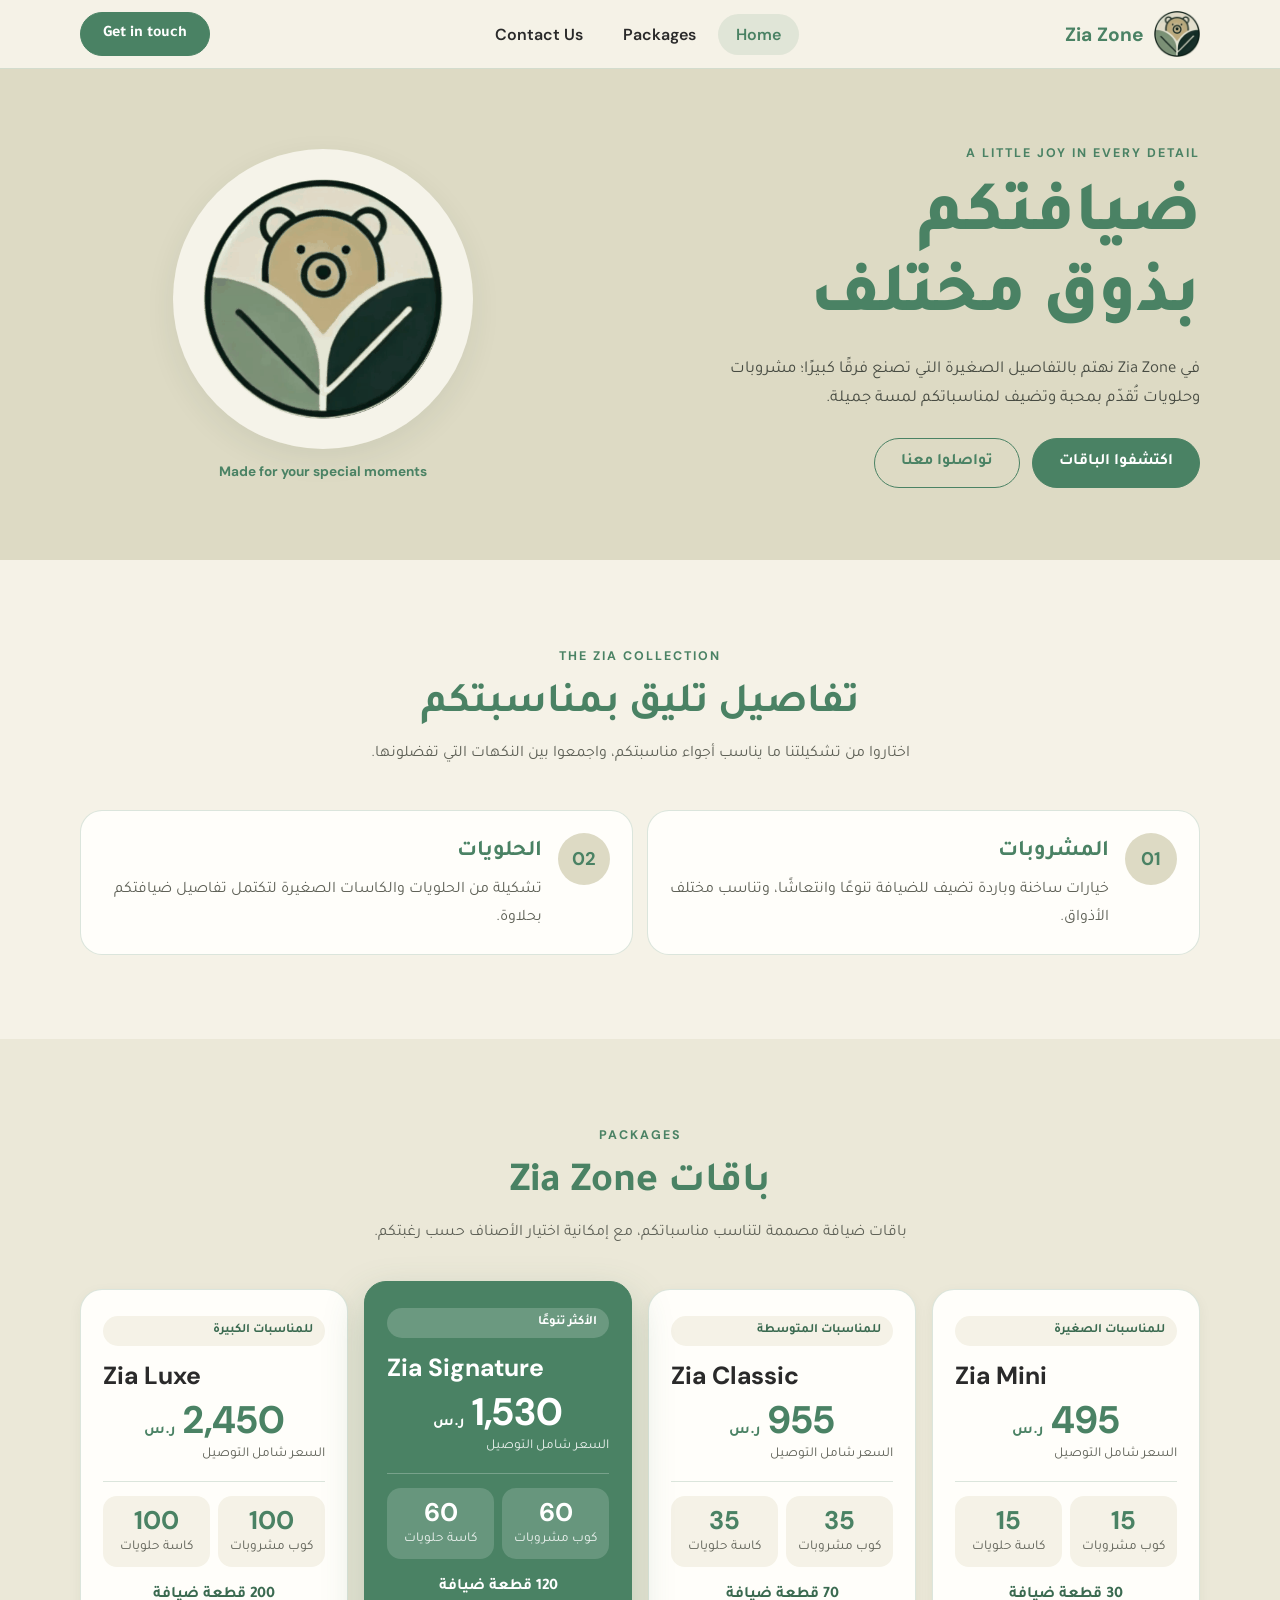
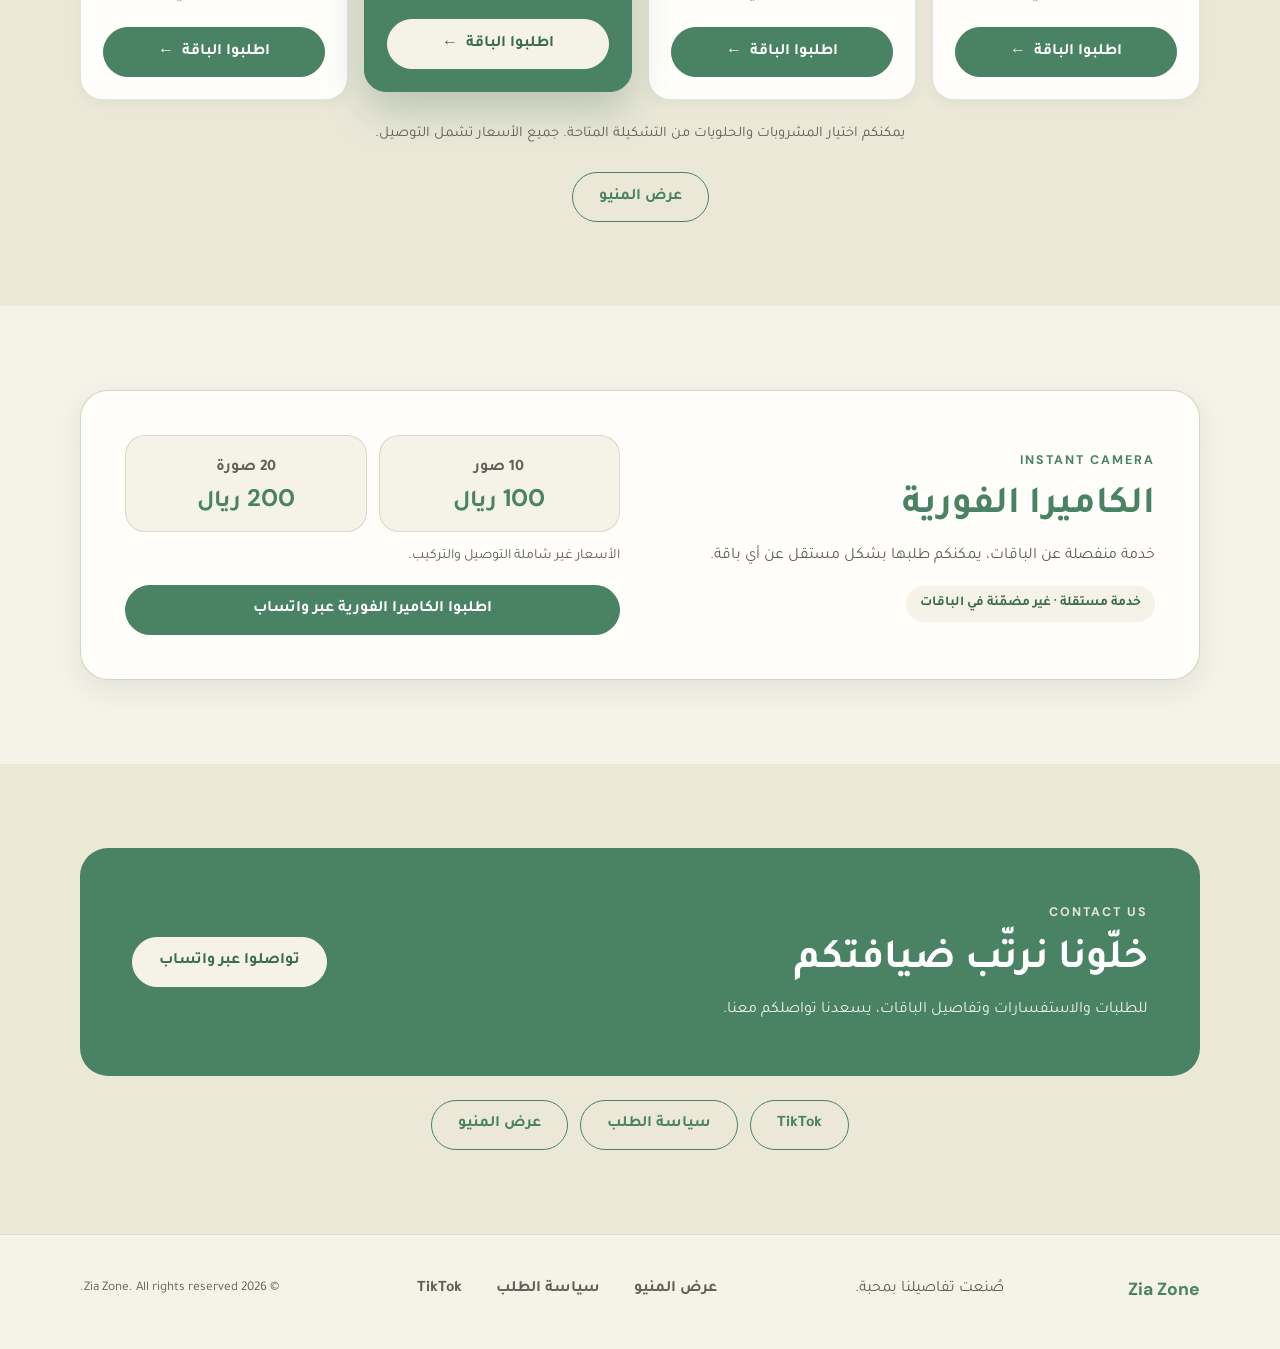
<file: index.html>
<!DOCTYPE html>
<html lang="ar" dir="rtl">
<head>
<meta charset="UTF-8">
<meta name="viewport" content="width=device-width, initial-scale=1, viewport-fit=cover">
<meta name="theme-color" content="#4a8264">
<meta name="description" content="Zia Zone — ضيافة المشروبات والحلويات للمناسبات واللحظات الجميلة.">
<title>Zia Zone | ضيافتكم بذوق</title>
<link rel="preconnect" href="https://fonts.googleapis.com">
<link rel="preconnect" href="https://fonts.gstatic.com" crossorigin>
<link href="https://fonts.googleapis.com/css2?family=DM+Sans:wght@400;500;600;700&family=Tajawal:wght@400;500;700;800&display=swap" rel="stylesheet">
<style>:root{--logo: url([data-uri]);--green:#4a8264;--green-d:#3a6a50;--beige:#DDDAC4;--cream:#f5f2e7;--ink:#2a2a2a;--muted:#5f6157;--white:#fffefa;--sand:#ebe8d8;--line:rgba(74,130,100,.2);--r:22px;--sh:0 10px 30px rgba(44,65,49,.08)}
*{box-sizing:border-box}
html{scroll-behavior:smooth;scroll-padding-top:76px;-webkit-text-size-adjust:100%}
body{margin:0;background:var(--cream);color:var(--ink);font:400 16px/1.75 Tajawal,system-ui,sans-serif;overflow-x:hidden;padding-bottom:calc(78px + env(safe-area-inset-bottom,0px));-webkit-tap-highlight-color:transparent}
a{color:inherit;text-decoration:none}
h1,h2,h3,p,ul,ol{margin:0}
ul,ol{list-style:none;padding:0}
:focus-visible{outline:3px solid var(--green);outline-offset:3px;border-radius:8px}
.wrap{width:min(1120px,100% - 32px);margin-inline:auto}
.skip{position:absolute;top:-60px;inset-inline-start:12px;z-index:50;padding:10px 18px;border-radius:99px;background:var(--green);color:#fff;font-weight:700}
.skip:focus{top:10px}
.logo{display:block;flex:none;background:var(--logo) center/contain no-repeat}
.btn{display:inline-flex;align-items:center;justify-content:center;gap:8px;min-height:50px;padding:12px 26px;border:1.5px solid var(--green);border-radius:999px;background:var(--green);color:#fff;font:700 1rem Tajawal,sans-serif;cursor:pointer;transition:background .2s,color .2s,border-color .2s}
.btn:hover{background:var(--green-d);border-color:var(--green-d)}
.btn-o{background:transparent;color:var(--green)}
.btn-o:hover{color:#fff}
.btn-l{background:var(--cream);border-color:var(--cream);color:var(--green-d)}
.btn-l:hover{background:#fff;border-color:#fff}
.eyebrow{display:inline-block;color:var(--green);font:700 .78rem "DM Sans",Tajawal,sans-serif;letter-spacing:2px;text-transform:uppercase;direction:ltr}

/* Header */
.hdr{position:sticky;top:0;z-index:30;padding-top:env(safe-area-inset-top,0);background:rgba(245,242,231,.94);backdrop-filter:blur(12px);border-bottom:1px solid var(--line)}
.nav{min-height:68px;display:flex;align-items:center;justify-content:space-between;gap:16px}
.brand{display:flex;align-items:center;gap:10px}
.brand .logo{width:46px;height:46px}
.brand b{color:var(--green);font:700 1.2rem "DM Sans",sans-serif;direction:ltr}
.links{display:none;position:absolute;top:100%;inset-inline:16px;margin-top:8px;padding:10px;flex-direction:column;background:var(--white);border:1px solid var(--line);border-radius:18px;box-shadow:var(--sh)}
.links.open{display:flex}
.links a{padding:14px 16px;border-radius:12px;font:600 1rem "DM Sans",Tajawal,sans-serif;direction:ltr;text-align:right}
.links a:hover,.links a.on{background:rgba(74,130,100,.12);color:var(--green)}
.burger{width:48px;height:48px;border:1px solid var(--line);border-radius:50%;background:var(--white);color:var(--green);font-size:1.2rem;cursor:pointer}
.top-cta{display:none}

/* Hero */
.hero{padding:36px 0 44px;background:var(--beige)}
.hero .wrap{display:grid;gap:26px;align-items:center;text-align:center}
.art{order:-1;display:grid;justify-items:center;gap:14px}
.mark{width:min(200px,54vw);aspect-ratio:1;padding:22px;border-radius:50%;background:rgba(255,254,250,.7);box-shadow:var(--sh)}
.mark .logo{width:100%;height:100%}
.tag{color:var(--green);font:700 .85rem "DM Sans",sans-serif;direction:ltr}
.hero h1{margin:10px 0 14px;color:var(--green);font-size:clamp(2.3rem,9vw,4.4rem);line-height:1.15;font-weight:800}
.hero p.lead{max-width:480px;margin:0 auto 24px;color:#474b42;font-size:1.05rem}
.acts{display:flex;flex-wrap:wrap;justify-content:center;gap:12px}
.acts .btn{flex:1 1 100%}

/* Sections */
.sec{padding:56px 0}
.sand{background:var(--sand)}
.head{max-width:620px;margin:0 auto 30px;text-align:center}
.head h2{margin:6px 0 8px;color:var(--green);font-size:clamp(1.7rem,5vw,2.6rem);line-height:1.3}
.head p{color:var(--muted)}
.duo{display:grid;gap:14px}
.duo article{display:flex;gap:16px;align-items:flex-start;padding:22px;background:var(--white);border:1px solid var(--line);border-radius:var(--r)}
.num{flex:none;width:52px;height:52px;display:grid;place-items:center;border-radius:50%;background:var(--beige);color:var(--green);font:700 1.15rem "DM Sans",sans-serif;direction:ltr}
.duo h3{margin-bottom:4px;color:var(--green);font-size:1.4rem}
.duo p{color:var(--muted)}

/* Packages */
.pkgs{display:grid;gap:14px}
.pkg{display:grid;grid-template-columns:1fr auto;column-gap:12px;padding:20px 18px 18px;background:var(--white);border:1px solid var(--line);border-radius:var(--r);box-shadow:0 4px 14px rgba(44,65,49,.05)}
.pkg-label{grid-column:1;justify-self:start;margin-bottom:8px;padding:4px 12px;border-radius:99px;background:var(--cream);color:var(--green-d);font-size:.8rem;font-weight:700}
.pkg h3{grid-column:1;font:700 1.55rem/1.25 "DM Sans",Tajawal,sans-serif;direction:ltr;text-align:right}
.pkg-price{grid-column:2;grid-row:1/4;align-self:center;text-align:left;color:var(--green);font:700 2.1rem/1.2 "DM Sans",Tajawal,sans-serif}
.pkg-price span{font:700 .95rem Tajawal,sans-serif}
.pkg-note{grid-column:1;color:var(--muted);font-size:.85rem}
.qty{grid-column:1/-1;margin-top:14px;padding-top:14px;border-top:1px solid var(--line);display:grid;grid-template-columns:1fr 1fr;gap:8px}
.qty li{display:flex;flex-direction:column;align-items:center;padding:10px 6px;border-radius:14px;background:var(--cream);color:var(--muted);font-size:.85rem;text-align:center;line-height:1.5}
.qty b{color:var(--green);font:700 1.6rem/1.2 "DM Sans",sans-serif}
.total{grid-column:1/-1;margin:12px 0 16px;text-align:center;color:var(--green-d);font-weight:700}
.pkg .btn{grid-column:1/-1;margin-top:auto;width:100%}
.pkg.feat{background:var(--green);border-color:var(--green);color:#fff;box-shadow:0 18px 40px rgba(58,106,80,.28)}
.pkg.feat .pkg-label{background:rgba(255,255,255,.18);color:#fff}
.pkg.feat .pkg-price,.pkg.feat .qty b,.pkg.feat .total{color:#fff}
.pkg.feat .pkg-note,.pkg.feat .qty li{color:rgba(255,255,255,.88)}
.pkg.feat .qty{border-color:rgba(255,255,255,.25)}
.pkg.feat .qty li{background:rgba(255,255,255,.16)}
.pkg.feat .btn{background:var(--cream);border-color:var(--cream);color:var(--green-d)}
.pkg.feat .btn:hover{background:#fff;border-color:#fff}
.fine{max-width:560px;margin:22px auto 0;text-align:center;color:var(--muted);font-size:.92rem}

/* Instant camera */
.cam{display:grid;gap:22px;padding:26px 20px;background:var(--white);border:1px solid rgba(74,130,100,.3);border-radius:28px;box-shadow:var(--sh);text-align:center}
.cam h2{margin:6px 0 10px;color:var(--green);font-size:clamp(1.7rem,5vw,2.4rem);line-height:1.3}
.cam-info p{margin-bottom:16px;color:var(--muted)}
.chip{display:inline-block;padding:6px 14px;border-radius:99px;background:var(--cream);color:var(--green-d);font-size:.85rem;font-weight:700}
.prices{display:grid;grid-template-columns:1fr 1fr;gap:12px;margin-bottom:12px}
.prices li{display:flex;flex-direction:column;align-items:center;padding:18px 8px;border:1px solid var(--line);border-radius:20px;background:var(--cream)}
.prices .n{color:var(--muted);font-weight:700}
.prices .p{color:var(--green);font:700 1.5rem/1.3 "DM Sans",Tajawal,sans-serif}
.cam .small{margin-bottom:16px;color:var(--muted);font-size:.88rem}
.cam .btn{width:100%}

/* Contact */
.contact{display:grid;gap:20px;padding:28px 22px;border-radius:28px;background:var(--green);color:#fff}
.contact .eyebrow{color:#e5e5d5}
.contact h2{margin:6px 0 8px;font-size:clamp(1.8rem,5vw,2.6rem);line-height:1.3}
.contact p{color:rgba(255,255,255,.9)}
.more{display:flex;flex-wrap:wrap;justify-content:center;gap:12px;margin-top:24px}
.more .btn{flex:1 1 100%}

/* Footer + sticky */
footer{padding:30px 0 36px;border-top:1px solid var(--line);color:var(--muted)}
.foot{display:flex;flex-direction:column;align-items:center;gap:10px;text-align:center}
.foot b{color:var(--green);font:700 1.1rem "DM Sans",sans-serif;direction:ltr}
.foot nav{display:flex;gap:6px}
.foot nav a{padding:10px 14px;border-radius:99px;font-weight:600}
.foot nav a:hover{color:var(--green);background:rgba(74,130,100,.1)}
.sticky{position:fixed;z-index:25;inset-inline:14px;bottom:calc(12px + env(safe-area-inset-bottom,0px));min-height:54px;display:flex;align-items:center;justify-content:center;border-radius:999px;background:var(--green);color:#fff;font-weight:700;box-shadow:0 12px 28px rgba(44,65,49,.3);transition:transform .25s,opacity .25s}
.sticky.hide{transform:translateY(140%);opacity:0;pointer-events:none}

/* Policy */
.page{padding:44px 0 56px;max-width:720px;margin-inline:auto}
.page .head{margin-bottom:24px}
.policy{counter-reset:p;background:var(--white);border:1px solid var(--line);border-radius:var(--r);box-shadow:var(--sh)}
.policy li{counter-increment:p;display:flex;gap:16px;align-items:flex-start;padding:18px 20px;border-bottom:1px solid var(--line)}
.policy li:last-child{border:0}
.policy li:before{content:counter(p);flex:none;width:34px;height:34px;display:grid;place-items:center;border-radius:50%;background:var(--beige);color:var(--green-d);font:700 1rem "DM Sans",sans-serif}

@media(min-width:620px){
  .duo,.pkgs{grid-template-columns:1fr 1fr}
  .acts .btn,.more .btn{flex:0 0 auto}
  .pkg{display:flex;flex-direction:column;padding:26px 22px 22px}
  .pkg h3{text-align:start}
  .pkg-label{margin-bottom:14px}
  .pkg-price{margin-top:6px;text-align:start;font-size:2.4rem}
  .pkg-note{margin-bottom:0}
  .total{margin:14px 0 18px}
}
@media(min-width:760px){
  body{padding-bottom:0}
  .sticky{display:none}
  .burger{display:none}
  .links{display:flex;position:static;flex-direction:row;margin:0 auto;padding:0;gap:4px;background:none;border:0;box-shadow:none}
  .links a{padding:10px 18px;border-radius:99px;text-align:center}
  .top-cta{display:inline-flex;min-height:44px;padding:8px 22px}
  .sec{padding:84px 0}
  .head{margin-bottom:42px}
  .cam{grid-template-columns:1fr 1fr;gap:40px;align-items:center;padding:44px;text-align:start}
  .contact{grid-template-columns:1fr auto;align-items:center;padding:52px}
  .foot{flex-direction:row;justify-content:space-between}
}
@media(min-width:860px){
  .hero{padding:72px 0}
  .hero .wrap{grid-template-columns:1.1fr .9fr;gap:40px;text-align:start}
  .art{order:0}
  .mark{width:min(300px,100%);padding:30px}
  .hero p.lead{margin-inline:0}
  .acts{justify-content:flex-start}
}
@media(min-width:1000px){.pkgs{grid-template-columns:repeat(4,1fr);gap:16px}.pkg.feat{transform:translateY(-8px)}}
@media(prefers-reduced-motion:reduce){html{scroll-behavior:auto}*{transition:none!important}}
</style>
</head>
<body data-p="home">
<a class="skip" href="#main">تخطي إلى المحتوى</a>
<header class="hdr"><div class="wrap nav">
  <a class="brand" href="#home" aria-label="Zia Zone Home"><span class="logo" role="img" aria-label="Zia Zone logo"></span><b>Zia Zone</b></a>
  <nav class="links" id="links" aria-label="Main navigation"><a href="#home">Home</a><a href="#packages">Packages</a><a href="#contact">Contact Us</a></nav>
  <a class="btn top-cta" href="#contact">Get in touch</a>
  <button class="burger" id="burger" aria-label="فتح القائمة" aria-expanded="false" aria-controls="links">☰</button>
</div></header>
<main id="main">
<section class="hero" id="home"><div class="wrap">
  <div>
    <span class="eyebrow">A little joy in every detail</span>
    <h1>ضيافتكم<br>بذوق مختلف</h1>
    <p class="lead">في Zia Zone نهتم بالتفاصيل الصغيرة التي تصنع فرقًا كبيرًا؛ مشروبات وحلويات تُقدّم بمحبة وتضيف لمناسباتكم لمسة جميلة.</p>
    <div class="acts"><a class="btn" href="#packages">اكتشفوا الباقات</a><a class="btn btn-o" href="#contact">تواصلوا معنا</a></div>
  </div>
  <div class="art"><div class="mark"><span class="logo" role="img" aria-label="Zia Zone"></span></div><p class="tag">Made for your special moments</p></div>
</div></section>

<section class="sec" aria-labelledby="t-col"><div class="wrap">
  <div class="head"><span class="eyebrow">The Zia Collection</span><h2 id="t-col">تفاصيل تليق بمناسبتكم</h2><p>اختاروا من تشكيلتنا ما يناسب أجواء مناسبتكم، واجمعوا بين النكهات التي تفضلونها.</p></div>
  <div class="duo">
    <article><span class="num" aria-hidden="true">01</span><div><h3>المشروبات</h3><p>خيارات ساخنة وباردة تضيف للضيافة تنوعًا وانتعاشًا، وتناسب مختلف الأذواق.</p></div></article>
    <article><span class="num" aria-hidden="true">02</span><div><h3>الحلويات</h3><p>تشكيلة من الحلويات والكاسات الصغيرة لتكتمل تفاصيل ضيافتكم بحلاوة.</p></div></article>
  </div>
</div></section>

<section class="sec sand" id="packages" aria-labelledby="t-pk"><div class="wrap">
  <div class="head"><span class="eyebrow">Packages</span><h2 id="t-pk">باقات Zia Zone</h2><p>باقات ضيافة مصممة لتناسب مناسباتكم، مع إمكانية اختيار الأصناف حسب رغبتكم.</p></div>
  <div class="pkgs">
    <article class="pkg">
      <span class="pkg-label">للمناسبات الصغيرة</span>
      <h3>Zia Mini</h3>
      <p class="pkg-price"><bdi>495</bdi> <span>ر.س</span></p>
      <p class="pkg-note">السعر شامل التوصيل</p>
      <ul class="qty"><li><b>15</b>كوب مشروبات</li><li><b>15</b>كاسة حلويات</li></ul>
      <p class="total">30 قطعة ضيافة</p>
      <a class="btn" href="https://wa.me/966573503365?text=%D9%85%D8%B1%D8%AD%D8%A8%D9%8B%D8%A7%D8%8C%20%D8%A3%D9%88%D8%AF%20%D8%A7%D9%84%D8%A7%D8%B3%D8%AA%D9%81%D8%B3%D8%A7%D8%B1%20%D8%B9%D9%86%20%D8%A8%D8%A7%D9%82%D8%A9%20Zia%20Mini" target="_blank" rel="noopener">اطلبوا الباقة <span aria-hidden="true">←</span></a>
    </article>
    <article class="pkg">
      <span class="pkg-label">للمناسبات المتوسطة</span>
      <h3>Zia Classic</h3>
      <p class="pkg-price"><bdi>955</bdi> <span>ر.س</span></p>
      <p class="pkg-note">السعر شامل التوصيل</p>
      <ul class="qty"><li><b>35</b>كوب مشروبات</li><li><b>35</b>كاسة حلويات</li></ul>
      <p class="total">70 قطعة ضيافة</p>
      <a class="btn" href="https://wa.me/966573503365?text=%D9%85%D8%B1%D8%AD%D8%A8%D9%8B%D8%A7%D8%8C%20%D8%A3%D9%88%D8%AF%20%D8%A7%D9%84%D8%A7%D8%B3%D8%AA%D9%81%D8%B3%D8%A7%D8%B1%20%D8%B9%D9%86%20%D8%A8%D8%A7%D9%82%D8%A9%20Zia%20Classic" target="_blank" rel="noopener">اطلبوا الباقة <span aria-hidden="true">←</span></a>
    </article>
    <article class="pkg feat">
      <span class="pkg-label">الأكثر تنوعًا</span>
      <h3>Zia Signature</h3>
      <p class="pkg-price"><bdi>1,530</bdi> <span>ر.س</span></p>
      <p class="pkg-note">السعر شامل التوصيل</p>
      <ul class="qty"><li><b>60</b>كوب مشروبات</li><li><b>60</b>كاسة حلويات</li></ul>
      <p class="total">120 قطعة ضيافة</p>
      <a class="btn" href="https://wa.me/966573503365?text=%D9%85%D8%B1%D8%AD%D8%A8%D9%8B%D8%A7%D8%8C%20%D8%A3%D9%88%D8%AF%20%D8%A7%D9%84%D8%A7%D8%B3%D8%AA%D9%81%D8%B3%D8%A7%D8%B1%20%D8%B9%D9%86%20%D8%A8%D8%A7%D9%82%D8%A9%20Zia%20Signature" target="_blank" rel="noopener">اطلبوا الباقة <span aria-hidden="true">←</span></a>
    </article>
    <article class="pkg">
      <span class="pkg-label">للمناسبات الكبيرة</span>
      <h3>Zia Luxe</h3>
      <p class="pkg-price"><bdi>2,450</bdi> <span>ر.س</span></p>
      <p class="pkg-note">السعر شامل التوصيل</p>
      <ul class="qty"><li><b>100</b>كوب مشروبات</li><li><b>100</b>كاسة حلويات</li></ul>
      <p class="total">200 قطعة ضيافة</p>
      <a class="btn" href="https://wa.me/966573503365?text=%D9%85%D8%B1%D8%AD%D8%A8%D9%8B%D8%A7%D8%8C%20%D8%A3%D9%88%D8%AF%20%D8%A7%D9%84%D8%A7%D8%B3%D8%AA%D9%81%D8%B3%D8%A7%D8%B1%20%D8%B9%D9%86%20%D8%A8%D8%A7%D9%82%D8%A9%20Zia%20Luxe" target="_blank" rel="noopener">اطلبوا الباقة <span aria-hidden="true">←</span></a>
    </article>
  </div>
  <p class="fine">يمكنكم اختيار المشروبات والحلويات من التشكيلة المتاحة. جميع الأسعار تشمل التوصيل.</p>
  <div class="more"><a class="btn btn-o" href="menu.html">عرض المنيو</a></div>
</div></section>

<section class="sec" id="camera" aria-labelledby="t-cam"><div class="wrap">
  <div class="cam">
    <div class="cam-info">
      <span class="eyebrow">Instant Camera</span>
      <h2 id="t-cam">الكاميرا الفورية</h2>
      <p>خدمة منفصلة عن الباقات، يمكنكم طلبها بشكل مستقل عن أي باقة.</p>
      <span class="chip">خدمة مستقلة · غير مضمّنة في الباقات</span>
    </div>
    <div>
      <ul class="prices" aria-label="أسعار الصور">
        <li><span class="n"><bdi>10</bdi> صور</span><span class="p"><bdi>100</bdi> ريال</span></li>
        <li><span class="n"><bdi>20</bdi> صورة</span><span class="p"><bdi>200</bdi> ريال</span></li>
      </ul>
      <p class="small">الأسعار غير شاملة التوصيل والتركيب.</p>
      <a class="btn" href="https://wa.me/966573503365?text=%D9%85%D8%B1%D8%AD%D8%A8%D9%8B%D8%A7%D8%8C%20%D8%A3%D9%88%D8%AF%20%D8%A7%D9%84%D8%A7%D8%B3%D8%AA%D9%81%D8%B3%D8%A7%D8%B1%20%D8%B9%D9%86%20%D8%AE%D8%AF%D9%85%D8%A9%20%D8%A7%D9%84%D9%83%D8%A7%D9%85%D9%8A%D8%B1%D8%A7%20%D8%A7%D9%84%D9%81%D9%88%D8%B1%D9%8A%D8%A9%20%D9%88%D8%A3%D8%B3%D8%B9%D8%A7%D8%B1%20%D8%A7%D9%84%D8%B5%D9%88%D8%B1" target="_blank" rel="noopener">اطلبوا الكاميرا الفورية عبر واتساب</a>
    </div>
  </div>
</div></section>

<section class="sec sand" id="contact" aria-labelledby="t-ct"><div class="wrap">
  <div class="contact">
    <div><span class="eyebrow">Contact Us</span><h2 id="t-ct">خلّونا نرتّب ضيافتكم</h2><p>للطلبات والاستفسارات وتفاصيل الباقات، يسعدنا تواصلكم معنا.</p></div>
    <a class="btn btn-l" href="https://wa.me/966573503365" target="_blank" rel="noopener">تواصلوا عبر واتساب</a>
  </div>
  <div class="more"><a class="btn btn-o" href="https://www.tiktok.com/@ziazone_" target="_blank" rel="noopener">TikTok</a><a class="btn btn-o" href="policy.html">سياسة الطلب</a><a class="btn btn-o" href="menu.html">عرض المنيو</a></div>
</div></section>
</main>
<footer><div class="wrap foot">
  <b>Zia Zone</b>
  <span>صُنعت تفاصيلنا بمحبة.</span>
  <nav aria-label="Footer"><a href="menu.html">عرض المنيو</a><a href="policy.html">سياسة الطلب</a><a href="https://www.tiktok.com/@ziazone_" target="_blank" rel="noopener">TikTok</a></nav>
  <small>© <span id="year"></span> Zia Zone. All rights reserved.</small>
</div></footer>
<a class="sticky" id="sticky" href="https://wa.me/966573503365" target="_blank" rel="noopener">تواصلوا عبر واتساب</a>
<script>const $=s=>document.querySelector(s),$$=s=>[...document.querySelectorAll(s)];
const t=$("#burger"),n=$("#links");
const set=o=>{n.classList.toggle("open",o);t.setAttribute("aria-expanded",o);t.setAttribute("aria-label",o?"إغلاق القائمة":"فتح القائمة");t.textContent=o?"✕":"☰"};
t.onclick=()=>set(!n.classList.contains("open"));
$$("#links a").forEach(a=>a.onclick=()=>set(false));
addEventListener("keydown",e=>e.key==="Escape"&&set(false));
addEventListener("click",e=>{if(!e.target.closest(".nav"))set(false)});
if(document.body.dataset.p==="home"){
  const ls=$$("#links a"),ss=ls.map(a=>$(a.getAttribute("href")));
  const up=()=>{const y=scrollY+140;let c=0;ss.forEach((s,i)=>{if(s&&s.offsetTop<=y)c=i});
    if(innerHeight+scrollY>=document.body.scrollHeight-4)c=ss.length-1;ls.forEach((a,i)=>a.classList.toggle("on",i===c))};
  addEventListener("scroll",up,{passive:true});up();
}
const st=$("#sticky"),ct=$("#contact");
if(st&&ct&&"IntersectionObserver"in window)new IntersectionObserver(e=>st.classList.toggle("hide",e[0].isIntersecting)).observe(ct);
$("#year").textContent=new Date().getFullYear();
</script>
</body>
</html>
</file>
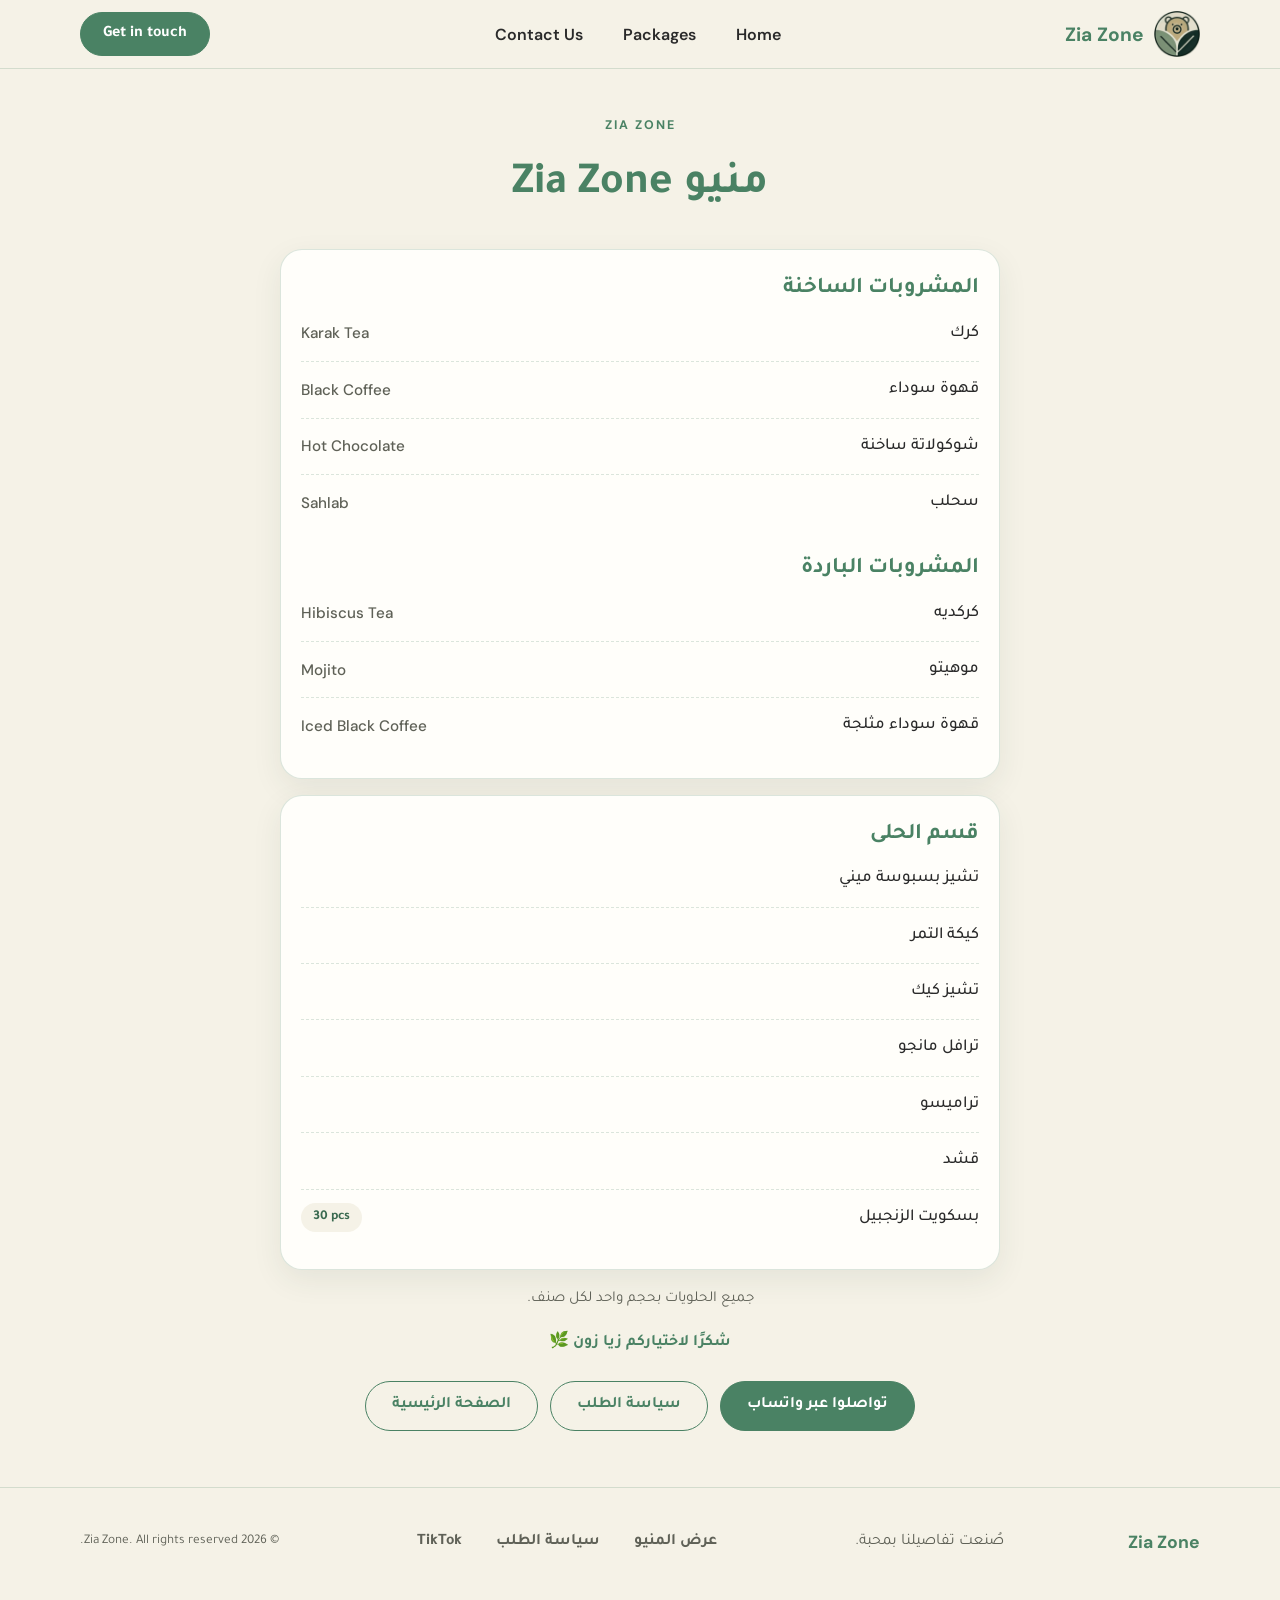
<file: menu.html>
<!DOCTYPE html>
<html lang="ar" dir="rtl">
<head>
<meta charset="UTF-8">
<meta name="viewport" content="width=device-width, initial-scale=1, viewport-fit=cover">
<meta name="theme-color" content="#4a8264">
<meta name="description" content="منيو Zia Zone — المشروبات والحلويات.">
<title>منيو Zia Zone</title>
<link rel="preconnect" href="https://fonts.googleapis.com">
<link rel="preconnect" href="https://fonts.gstatic.com" crossorigin>
<link href="https://fonts.googleapis.com/css2?family=DM+Sans:wght@400;500;600;700&family=Tajawal:wght@400;500;700;800&display=swap" rel="stylesheet">
<style>:root{--logo: url([data-uri]);--green:#4a8264;--green-d:#3a6a50;--beige:#DDDAC4;--cream:#f5f2e7;--ink:#2a2a2a;--muted:#5f6157;--white:#fffefa;--sand:#ebe8d8;--line:rgba(74,130,100,.2);--r:22px;--sh:0 10px 30px rgba(44,65,49,.08)}
*{box-sizing:border-box}
html{scroll-behavior:smooth;scroll-padding-top:76px;-webkit-text-size-adjust:100%}
body{margin:0;background:var(--cream);color:var(--ink);font:400 16px/1.75 Tajawal,system-ui,sans-serif;overflow-x:hidden;padding-bottom:calc(78px + env(safe-area-inset-bottom,0px));-webkit-tap-highlight-color:transparent}
a{color:inherit;text-decoration:none}
h1,h2,h3,p,ul,ol{margin:0}
ul,ol{list-style:none;padding:0}
:focus-visible{outline:3px solid var(--green);outline-offset:3px;border-radius:8px}
.wrap{width:min(1120px,100% - 32px);margin-inline:auto}
.skip{position:absolute;top:-60px;inset-inline-start:12px;z-index:50;padding:10px 18px;border-radius:99px;background:var(--green);color:#fff;font-weight:700}
.skip:focus{top:10px}
.logo{display:block;flex:none;background:var(--logo) center/contain no-repeat}
.btn{display:inline-flex;align-items:center;justify-content:center;gap:8px;min-height:50px;padding:12px 26px;border:1.5px solid var(--green);border-radius:999px;background:var(--green);color:#fff;font:700 1rem Tajawal,sans-serif;cursor:pointer;transition:background .2s,color .2s,border-color .2s}
.btn:hover{background:var(--green-d);border-color:var(--green-d)}
.btn-o{background:transparent;color:var(--green)}
.btn-o:hover{color:#fff}
.btn-l{background:var(--cream);border-color:var(--cream);color:var(--green-d)}
.btn-l:hover{background:#fff;border-color:#fff}
.eyebrow{display:inline-block;color:var(--green);font:700 .78rem "DM Sans",Tajawal,sans-serif;letter-spacing:2px;text-transform:uppercase;direction:ltr}

/* Header */
.hdr{position:sticky;top:0;z-index:30;padding-top:env(safe-area-inset-top,0);background:rgba(245,242,231,.94);backdrop-filter:blur(12px);border-bottom:1px solid var(--line)}
.nav{min-height:68px;display:flex;align-items:center;justify-content:space-between;gap:16px}
.brand{display:flex;align-items:center;gap:10px}
.brand .logo{width:46px;height:46px}
.brand b{color:var(--green);font:700 1.2rem "DM Sans",sans-serif;direction:ltr}
.links{display:none;position:absolute;top:100%;inset-inline:16px;margin-top:8px;padding:10px;flex-direction:column;background:var(--white);border:1px solid var(--line);border-radius:18px;box-shadow:var(--sh)}
.links.open{display:flex}
.links a{padding:14px 16px;border-radius:12px;font:600 1rem "DM Sans",Tajawal,sans-serif;direction:ltr;text-align:right}
.links a:hover,.links a.on{background:rgba(74,130,100,.12);color:var(--green)}
.burger{width:48px;height:48px;border:1px solid var(--line);border-radius:50%;background:var(--white);color:var(--green);font-size:1.2rem;cursor:pointer}
.top-cta{display:none}

/* Hero */
.hero{padding:36px 0 44px;background:var(--beige)}
.hero .wrap{display:grid;gap:26px;align-items:center;text-align:center}
.art{order:-1;display:grid;justify-items:center;gap:14px}
.mark{width:min(200px,54vw);aspect-ratio:1;padding:22px;border-radius:50%;background:rgba(255,254,250,.7);box-shadow:var(--sh)}
.mark .logo{width:100%;height:100%}
.tag{color:var(--green);font:700 .85rem "DM Sans",sans-serif;direction:ltr}
.hero h1{margin:10px 0 14px;color:var(--green);font-size:clamp(2.3rem,9vw,4.4rem);line-height:1.15;font-weight:800}
.hero p.lead{max-width:480px;margin:0 auto 24px;color:#474b42;font-size:1.05rem}
.acts{display:flex;flex-wrap:wrap;justify-content:center;gap:12px}
.acts .btn{flex:1 1 100%}

/* Sections */
.sec{padding:56px 0}
.sand{background:var(--sand)}
.head{max-width:620px;margin:0 auto 30px;text-align:center}
.head h2{margin:6px 0 8px;color:var(--green);font-size:clamp(1.7rem,5vw,2.6rem);line-height:1.3}
.head p{color:var(--muted)}
.duo{display:grid;gap:14px}
.duo article{display:flex;gap:16px;align-items:flex-start;padding:22px;background:var(--white);border:1px solid var(--line);border-radius:var(--r)}
.num{flex:none;width:52px;height:52px;display:grid;place-items:center;border-radius:50%;background:var(--beige);color:var(--green);font:700 1.15rem "DM Sans",sans-serif;direction:ltr}
.duo h3{margin-bottom:4px;color:var(--green);font-size:1.4rem}
.duo p{color:var(--muted)}

/* Packages */
.pkgs{display:grid;gap:14px}
.pkg{display:grid;grid-template-columns:1fr auto;column-gap:12px;padding:20px 18px 18px;background:var(--white);border:1px solid var(--line);border-radius:var(--r);box-shadow:0 4px 14px rgba(44,65,49,.05)}
.pkg-label{grid-column:1;justify-self:start;margin-bottom:8px;padding:4px 12px;border-radius:99px;background:var(--cream);color:var(--green-d);font-size:.8rem;font-weight:700}
.pkg h3{grid-column:1;font:700 1.55rem/1.25 "DM Sans",Tajawal,sans-serif;direction:ltr;text-align:right}
.pkg-price{grid-column:2;grid-row:1/4;align-self:center;text-align:left;color:var(--green);font:700 2.1rem/1.2 "DM Sans",Tajawal,sans-serif}
.pkg-price span{font:700 .95rem Tajawal,sans-serif}
.pkg-note{grid-column:1;color:var(--muted);font-size:.85rem}
.qty{grid-column:1/-1;margin-top:14px;padding-top:14px;border-top:1px solid var(--line);display:grid;grid-template-columns:1fr 1fr;gap:8px}
.qty li{display:flex;flex-direction:column;align-items:center;padding:10px 6px;border-radius:14px;background:var(--cream);color:var(--muted);font-size:.85rem;text-align:center;line-height:1.5}
.qty b{color:var(--green);font:700 1.6rem/1.2 "DM Sans",sans-serif}
.total{grid-column:1/-1;margin:12px 0 16px;text-align:center;color:var(--green-d);font-weight:700}
.pkg .btn{grid-column:1/-1;margin-top:auto;width:100%}
.pkg.feat{background:var(--green);border-color:var(--green);color:#fff;box-shadow:0 18px 40px rgba(58,106,80,.28)}
.pkg.feat .pkg-label{background:rgba(255,255,255,.18);color:#fff}
.pkg.feat .pkg-price,.pkg.feat .qty b,.pkg.feat .total{color:#fff}
.pkg.feat .pkg-note,.pkg.feat .qty li{color:rgba(255,255,255,.88)}
.pkg.feat .qty{border-color:rgba(255,255,255,.25)}
.pkg.feat .qty li{background:rgba(255,255,255,.16)}
.pkg.feat .btn{background:var(--cream);border-color:var(--cream);color:var(--green-d)}
.pkg.feat .btn:hover{background:#fff;border-color:#fff}
.fine{max-width:560px;margin:22px auto 0;text-align:center;color:var(--muted);font-size:.92rem}

/* Instant camera */
.cam{display:grid;gap:22px;padding:26px 20px;background:var(--white);border:1px solid rgba(74,130,100,.3);border-radius:28px;box-shadow:var(--sh);text-align:center}
.cam h2{margin:6px 0 10px;color:var(--green);font-size:clamp(1.7rem,5vw,2.4rem);line-height:1.3}
.cam-info p{margin-bottom:16px;color:var(--muted)}
.chip{display:inline-block;padding:6px 14px;border-radius:99px;background:var(--cream);color:var(--green-d);font-size:.85rem;font-weight:700}
.prices{display:grid;grid-template-columns:1fr 1fr;gap:12px;margin-bottom:12px}
.prices li{display:flex;flex-direction:column;align-items:center;padding:18px 8px;border:1px solid var(--line);border-radius:20px;background:var(--cream)}
.prices .n{color:var(--muted);font-weight:700}
.prices .p{color:var(--green);font:700 1.5rem/1.3 "DM Sans",Tajawal,sans-serif}
.cam .small{margin-bottom:16px;color:var(--muted);font-size:.88rem}
.cam .btn{width:100%}

/* Contact */
.contact{display:grid;gap:20px;padding:28px 22px;border-radius:28px;background:var(--green);color:#fff}
.contact .eyebrow{color:#e5e5d5}
.contact h2{margin:6px 0 8px;font-size:clamp(1.8rem,5vw,2.6rem);line-height:1.3}
.contact p{color:rgba(255,255,255,.9)}
.more{display:flex;flex-wrap:wrap;justify-content:center;gap:12px;margin-top:24px}
.more .btn{flex:1 1 100%}

/* Footer + sticky */
footer{padding:30px 0 36px;border-top:1px solid var(--line);color:var(--muted)}
.foot{display:flex;flex-direction:column;align-items:center;gap:10px;text-align:center}
.foot b{color:var(--green);font:700 1.1rem "DM Sans",sans-serif;direction:ltr}
.foot nav{display:flex;gap:6px}
.foot nav a{padding:10px 14px;border-radius:99px;font-weight:600}
.foot nav a:hover{color:var(--green);background:rgba(74,130,100,.1)}
.sticky{position:fixed;z-index:25;inset-inline:14px;bottom:calc(12px + env(safe-area-inset-bottom,0px));min-height:54px;display:flex;align-items:center;justify-content:center;border-radius:999px;background:var(--green);color:#fff;font-weight:700;box-shadow:0 12px 28px rgba(44,65,49,.3);transition:transform .25s,opacity .25s}
.sticky.hide{transform:translateY(140%);opacity:0;pointer-events:none}

/* Policy */
.page{padding:44px 0 56px;max-width:720px;margin-inline:auto}
.page .head{margin-bottom:24px}
.policy{counter-reset:p;background:var(--white);border:1px solid var(--line);border-radius:var(--r);box-shadow:var(--sh)}
.policy li{counter-increment:p;display:flex;gap:16px;align-items:flex-start;padding:18px 20px;border-bottom:1px solid var(--line)}
.policy li:last-child{border:0}
.policy li:before{content:counter(p);flex:none;width:34px;height:34px;display:grid;place-items:center;border-radius:50%;background:var(--beige);color:var(--green-d);font:700 1rem "DM Sans",sans-serif}

@media(min-width:620px){
  .duo,.pkgs{grid-template-columns:1fr 1fr}
  .acts .btn,.more .btn{flex:0 0 auto}
  .pkg{display:flex;flex-direction:column;padding:26px 22px 22px}
  .pkg h3{text-align:start}
  .pkg-label{margin-bottom:14px}
  .pkg-price{margin-top:6px;text-align:start;font-size:2.4rem}
  .pkg-note{margin-bottom:0}
  .total{margin:14px 0 18px}
}
@media(min-width:760px){
  body{padding-bottom:0}
  .sticky{display:none}
  .burger{display:none}
  .links{display:flex;position:static;flex-direction:row;margin:0 auto;padding:0;gap:4px;background:none;border:0;box-shadow:none}
  .links a{padding:10px 18px;border-radius:99px;text-align:center}
  .top-cta{display:inline-flex;min-height:44px;padding:8px 22px}
  .sec{padding:84px 0}
  .head{margin-bottom:42px}
  .cam{grid-template-columns:1fr 1fr;gap:40px;align-items:center;padding:44px;text-align:start}
  .contact{grid-template-columns:1fr auto;align-items:center;padding:52px}
  .foot{flex-direction:row;justify-content:space-between}
}
@media(min-width:860px){
  .hero{padding:72px 0}
  .hero .wrap{grid-template-columns:1.1fr .9fr;gap:40px;text-align:start}
  .art{order:0}
  .mark{width:min(300px,100%);padding:30px}
  .hero p.lead{margin-inline:0}
  .acts{justify-content:flex-start}
}
@media(min-width:1000px){.pkgs{grid-template-columns:repeat(4,1fr);gap:16px}.pkg.feat{transform:translateY(-8px)}}
@media(prefers-reduced-motion:reduce){html{scroll-behavior:auto}*{transition:none!important}}

.menu{display:grid;gap:16px}
.mcard{padding:24px 20px;background:var(--white);border:1px solid var(--line);border-radius:var(--r);box-shadow:var(--sh)}
.mcard h2{color:var(--green);font-size:1.4rem;line-height:1.4}
.mcard h2~h2{margin-top:24px}
.mlist li{display:flex;align-items:center;justify-content:space-between;gap:14px;padding:13px 0;border-bottom:1px dashed var(--line);font-size:1.05rem;font-weight:500}
.mlist li:last-child{border:0}
.mlist .en{flex:none;color:var(--muted);font:500 .95rem "DM Sans",sans-serif;direction:ltr}
.mlist small{flex:none;padding:3px 12px;border-radius:99px;background:var(--cream);color:var(--green-d);font-size:.85rem;font-weight:700}
.mnote{margin-top:8px;color:var(--muted);font-size:.92rem}
.mfoot{text-align:center;color:var(--muted);font-size:.95rem}
.thanks{text-align:center;color:var(--green);font-weight:700}
</style>
</head>
<body data-p="menu">
<a class="skip" href="#main">تخطي إلى المحتوى</a>
<header class="hdr"><div class="wrap nav">
  <a class="brand" href="index.html" aria-label="Zia Zone Home"><span class="logo" role="img" aria-label="Zia Zone logo"></span><b>Zia Zone</b></a>
  <nav class="links" id="links" aria-label="Main navigation"><a href="index.html">Home</a><a href="index.html#packages">Packages</a><a href="index.html#contact">Contact Us</a></nav>
  <a class="btn top-cta" href="index.html#contact">Get in touch</a>
  <button class="burger" id="burger" aria-label="فتح القائمة" aria-expanded="false" aria-controls="links">☰</button>
</div></header>
<main id="main">
<div class="wrap page">
  <div class="head"><span class="eyebrow">Zia Zone</span><h1 style="margin:6px 0 0;color:var(--green);font-size:clamp(1.9rem,6vw,2.8rem)">منيو Zia Zone</h1></div>
  <div class="menu">
    <section class="mcard" aria-label="المشروبات">
      <h2>المشروبات الساخنة</h2>
    <ul class="mlist">
      <li><span>كرك</span><span class="en" lang="en">Karak Tea</span></li>
      <li><span>قهوة سوداء</span><span class="en" lang="en">Black Coffee</span></li>
      <li><span>شوكولاتة ساخنة</span><span class="en" lang="en">Hot Chocolate</span></li>
      <li><span>سحلب</span><span class="en" lang="en">Sahlab</span></li>
    </ul>
      <h2>المشروبات الباردة</h2>
    <ul class="mlist">
      <li><span>كركديه</span><span class="en" lang="en">Hibiscus Tea</span></li>
      <li><span>موهيتو</span><span class="en" lang="en">Mojito</span></li>
      <li><span>قهوة سوداء مثلجة</span><span class="en" lang="en">Iced Black Coffee</span></li>
    </ul>
    </section>

    <section class="mcard" aria-label="قسم الحلى">
      <h2>قسم الحلى</h2>
    <ul class="mlist">
      <li>تشيز بسبوسة ميني</li>
      <li>كيكة التمر</li>
      <li>تشيز كيك</li>
      <li>ترافل مانجو</li>
      <li>تراميسو</li>
      <li>قشد</li>
      <li>بسكويت الزنجبيل<small dir="ltr" lang="en">30 pcs</small></li>
    </ul>
    </section>


    <p class="mfoot">جميع الحلويات بحجم واحد لكل صنف.</p>
    <p class="thanks">شكرًا لاختياركم زيا زون 🌿</p>
  </div>
  <div class="more" id="contact"><a class="btn" href="https://wa.me/966573503365" target="_blank" rel="noopener">تواصلوا عبر واتساب</a><a class="btn btn-o" href="policy.html">سياسة الطلب</a><a class="btn btn-o" href="index.html">الصفحة الرئيسية</a></div>
</div>
</main>
<footer><div class="wrap foot">
  <b>Zia Zone</b>
  <span>صُنعت تفاصيلنا بمحبة.</span>
  <nav aria-label="Footer"><a href="menu.html">عرض المنيو</a><a href="policy.html">سياسة الطلب</a><a href="https://www.tiktok.com/@ziazone_" target="_blank" rel="noopener">TikTok</a></nav>
  <small>© <span id="year"></span> Zia Zone. All rights reserved.</small>
</div></footer>
<a class="sticky" id="sticky" href="https://wa.me/966573503365" target="_blank" rel="noopener">تواصلوا عبر واتساب</a>
<script>const $=s=>document.querySelector(s),$$=s=>[...document.querySelectorAll(s)];
const t=$("#burger"),n=$("#links");
const set=o=>{n.classList.toggle("open",o);t.setAttribute("aria-expanded",o);t.setAttribute("aria-label",o?"إغلاق القائمة":"فتح القائمة");t.textContent=o?"✕":"☰"};
t.onclick=()=>set(!n.classList.contains("open"));
$$("#links a").forEach(a=>a.onclick=()=>set(false));
addEventListener("keydown",e=>e.key==="Escape"&&set(false));
addEventListener("click",e=>{if(!e.target.closest(".nav"))set(false)});
if(document.body.dataset.p==="home"){
  const ls=$$("#links a"),ss=ls.map(a=>$(a.getAttribute("href")));
  const up=()=>{const y=scrollY+140;let c=0;ss.forEach((s,i)=>{if(s&&s.offsetTop<=y)c=i});
    if(innerHeight+scrollY>=document.body.scrollHeight-4)c=ss.length-1;ls.forEach((a,i)=>a.classList.toggle("on",i===c))};
  addEventListener("scroll",up,{passive:true});up();
}
const st=$("#sticky"),ct=$("#contact");
if(st&&ct&&"IntersectionObserver"in window)new IntersectionObserver(e=>st.classList.toggle("hide",e[0].isIntersecting)).observe(ct);
$("#year").textContent=new Date().getFullYear();
</script>
</body>
</html>
</file>
